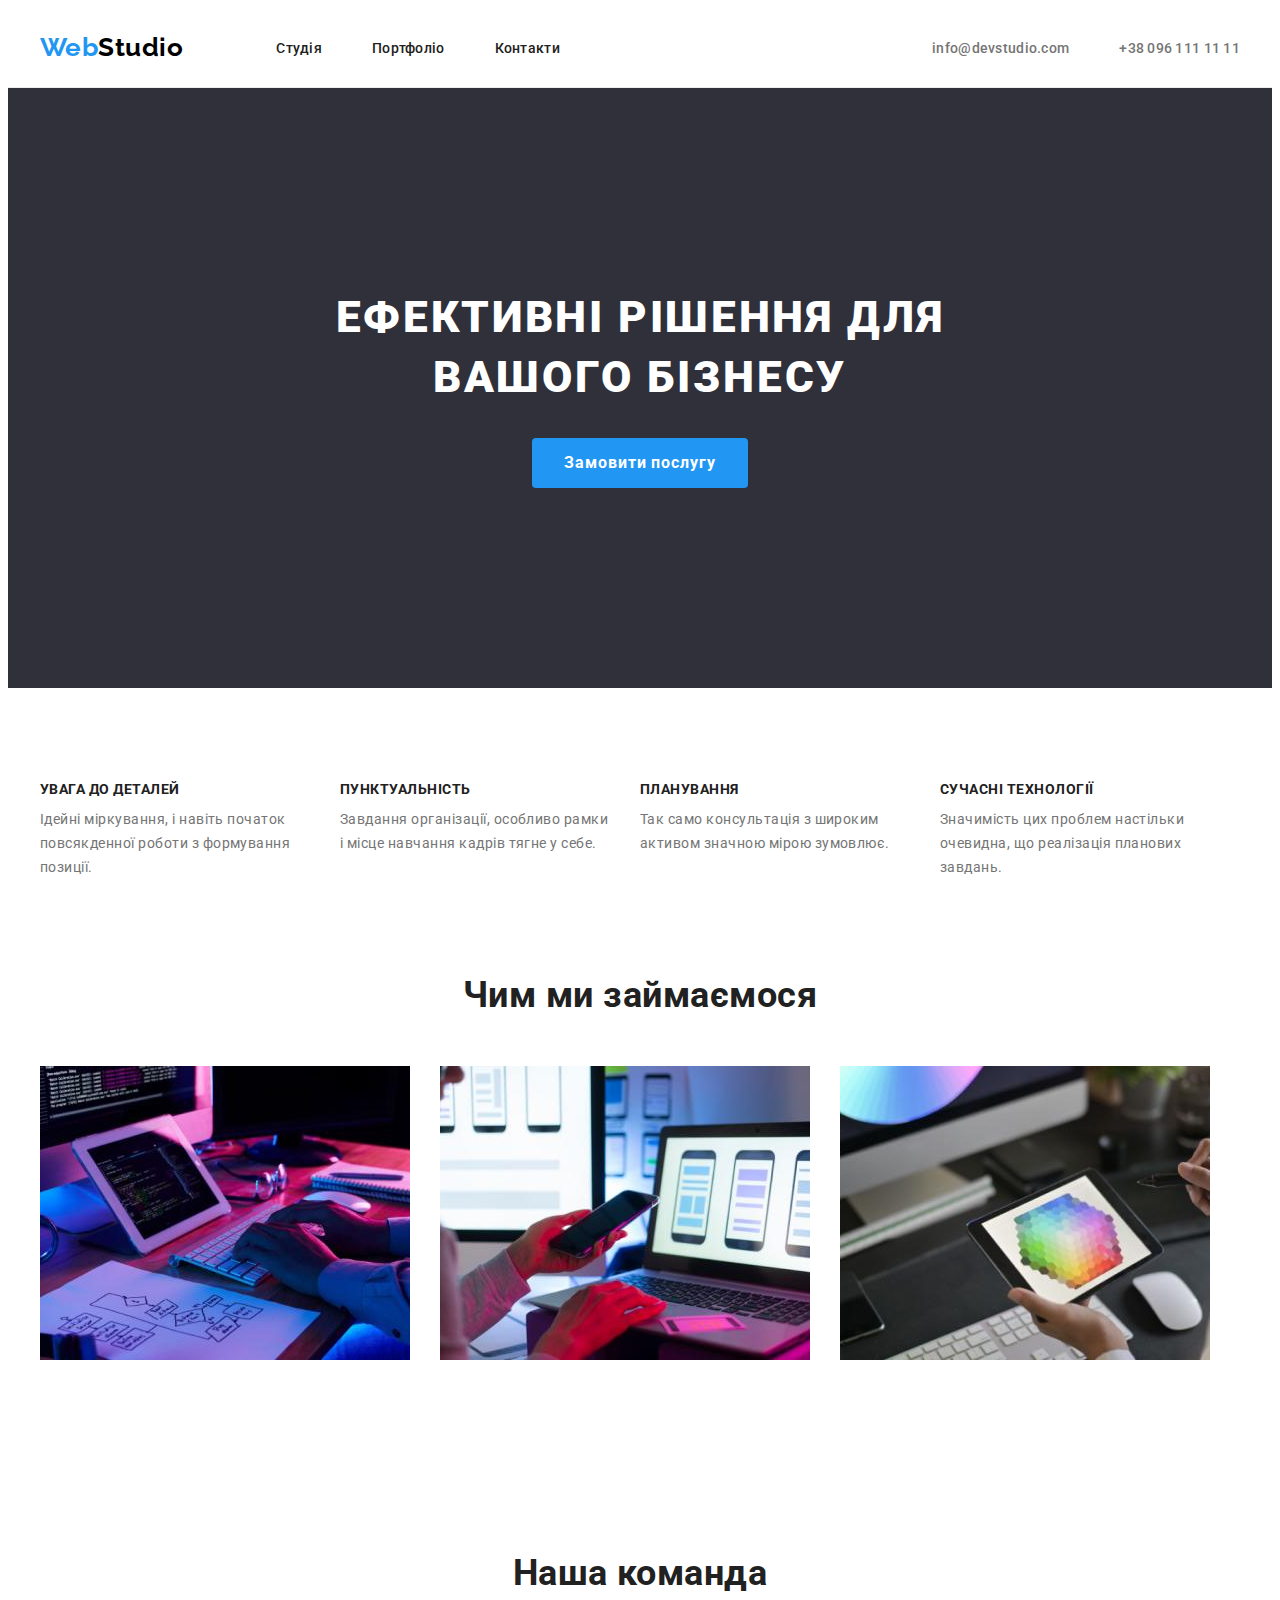
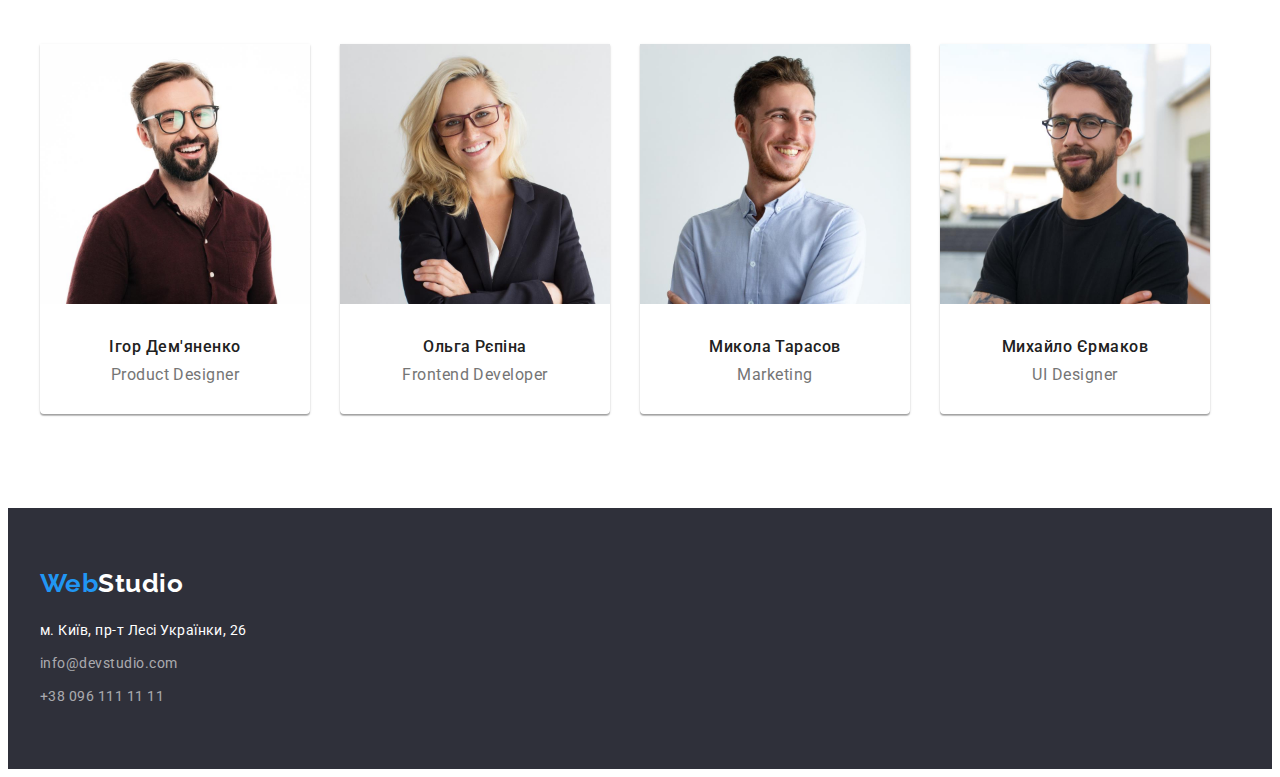
<file: index.html>
<!DOCTYPE html>
<html lang="en">
  <head>
    <meta charset="UTF-8" />
    <meta http-equiv="X-UA-Compatible" content="IE=edge" />
    <meta name="viewport" content="width=device-width, initial-scale=1.0" />
    <title>WebStudio</title>
    <link rel="preconnect" href="https://fonts.googleapis.com" />
    <link rel="preconnect" href="https://fonts.gstatic.com" crossorigin />
    <link
      href="https://fonts.googleapis.com/css2?family=Raleway:wght@700&family=Roboto:wght@400;500;700;900&display=swap"
      rel="stylesheet"
    />
    <link
      rel="stylesheet"
      href="https://cdnjs.cloudflare.com/ajax/libs/modern-normalize/1.1.0/modern-normalize.min.css"
      integrity="sha512-wpPYUAdjBVSE4KJnH1VR1HeZfpl1ub8YT/NKx4PuQ5NmX2tKuGu6U/JRp5y+Y8XG2tV+wKQpNHVUX03MfMFn9Q=="
      crossorigin="anonymous"
      referrerpolicy="no-referrer"
    />
    <link rel="stylesheet" href="./css/styles.css" />
  </head>

  <body>
    <header class="header">
      <div class="header-container container">
        <a href="index.html" class="logo"><span class="accent">Web</span>Studio</a>

        <nav class="nav">
          <ul class="nav-list list">
            <li class="item"><a href="./index.html" class="nav-link link">Студія</a></li>
            <li class="item">
              <a href="./portfolio.html" class="nav-link link">Портфоліо</a>
            </li>
            <li class="item"><a href="" class="nav-link link">Контакти</a></li>
          </ul>
        </nav>

        <ul class="contacts-header list">
          <li class="item">
            <a href="mailto:info@devstudio.com" class="header-email link">info@devstudio.com</a>
          </li>
          <li class="item">
            <a href="tel:+380961111111" class="header-tel link">+38 096 111 11 11</a>
          </li>
        </ul>
      </div>
    </header>
    <main>
      <!-- герой -->
      <section class="hero section">
        <div class="container">
          <h1 class="hero-title">Ефективні рішення для вашого бізнесу</h1>
          <button type="button" class="hero-button">Замовити послугу</button>
        </div>
      </section>
      <!-- преймущества -->
      <section class="benefits section">
        <ul class="benefits-list list container">
          <li class="item">
            <h3 class="benefits-title">увага до деталей</h3>
            <p class="benefits-text">
              Ідейні міркування, і навіть початок повсякденної роботи з формування позиції.
            </p>
          </li>
          <li class="item">
            <h3 class="benefits-title">пунктуальність</h3>
            <p class="benefits-text">
              Завдання організації, особливо рамки і місце навчання кадрів тягне у себе.
            </p>
          </li>
          <li class="item">
            <h3 class="benefits-title">планування</h3>
            <p class="benefits-text">
              Так само консультація з широким активом значною мірою зумовлює.
            </p>
          </li>
          <li class="item">
            <h3 class="benefits-title">сучасні технології</h3>
            <p class="benefits-text">
              Значимість цих проблем настільки очевидна, що реалізація планових завдань.
            </p>
          </li>
        </ul>
      </section>
      <!-- наша работа -->
      <section class="work section">
        <div class="container">
          <h2 class="work-title">Чим ми займаємося</h2>
          <ul class="work-list list">
            <li class="item"><img src="./img/1.jpg" alt="дизайн проекту" width="370" /></li>
            <li class="item">
              <img src="./img/2.jpg" alt="розробка додатків для мобільного пристрою" width="370" />
            </li>
            <li class="item"><img src="./img/3.jpg" alt="створення сайту" width="370" /></li>
          </ul>
        </div>
      </section>
      <!-- команда -->
      <section class="team section">
        <div class="team-container container">
          <h2 class="team-title">Наша команда</h2>
          <ul class="team-list list">
            <li class="item">
              <img class="foto-team" src="./img/Igor.jpg" alt="Product Designer" width="270" />
              <div class="team-text">
                <p class="text-name">Ігор Дем'яненко</p>
                <p class="team-speciality">Product Designer</p>
              </div>
            </li>
            <li class="item">
              <img class="foto-team" src="./img/Olga.jpg" alt="Frontend Developer" width="270" />
              <div class="team-text">
                <p class="text-name">Ольга Рєпіна</p>
                <p class="team-speciality">Frontend Developer</p>
              </div>
            </li>
            <li class="item">
              <img class="foto-team" src="./img/Mikola.jpg" alt="Marketing" width="270" />
              <div class="team-text">
                <p class="text-name">Микола Тарасов</p>
                <p class="team-speciality">Marketing</p>
              </div>
            </li>
            <li class="item">
              <img class="foto-team" src="./img/Mihail.jpg" alt="UI Designer" width="270" />
              <div class="team-text">
                <p class="text-name">Михайло Єрмаков</p>
                <p class="team-speciality">UI Designer</p>
              </div>
            </li>
          </ul>
        </div>
      </section>
    </main>

    <footer>
      <section class="footer container">
        <div class="footer-container">
          <p class="footer-logo"><span class="accent">Web</span>Studio</p>
          <address class="address">
            <ul class="address-list list">
              <li class="item">
                <p class="footer-address">м. Київ, пр-т Лесі Українки, 26</p>
              </li>
              <li class="item">
                <a href="mailto:info@devstudio.com" class="footer-email link">info@devstudio.com</a>
              </li>
              <li class="item">
                <a href="tel:+380961111111" class="footer-tel link">+38 096 111 11 11</a>
              </li>
            </ul>
          </address>
        </div>
      </section>
    </footer>
  </body>
</html>
</file>
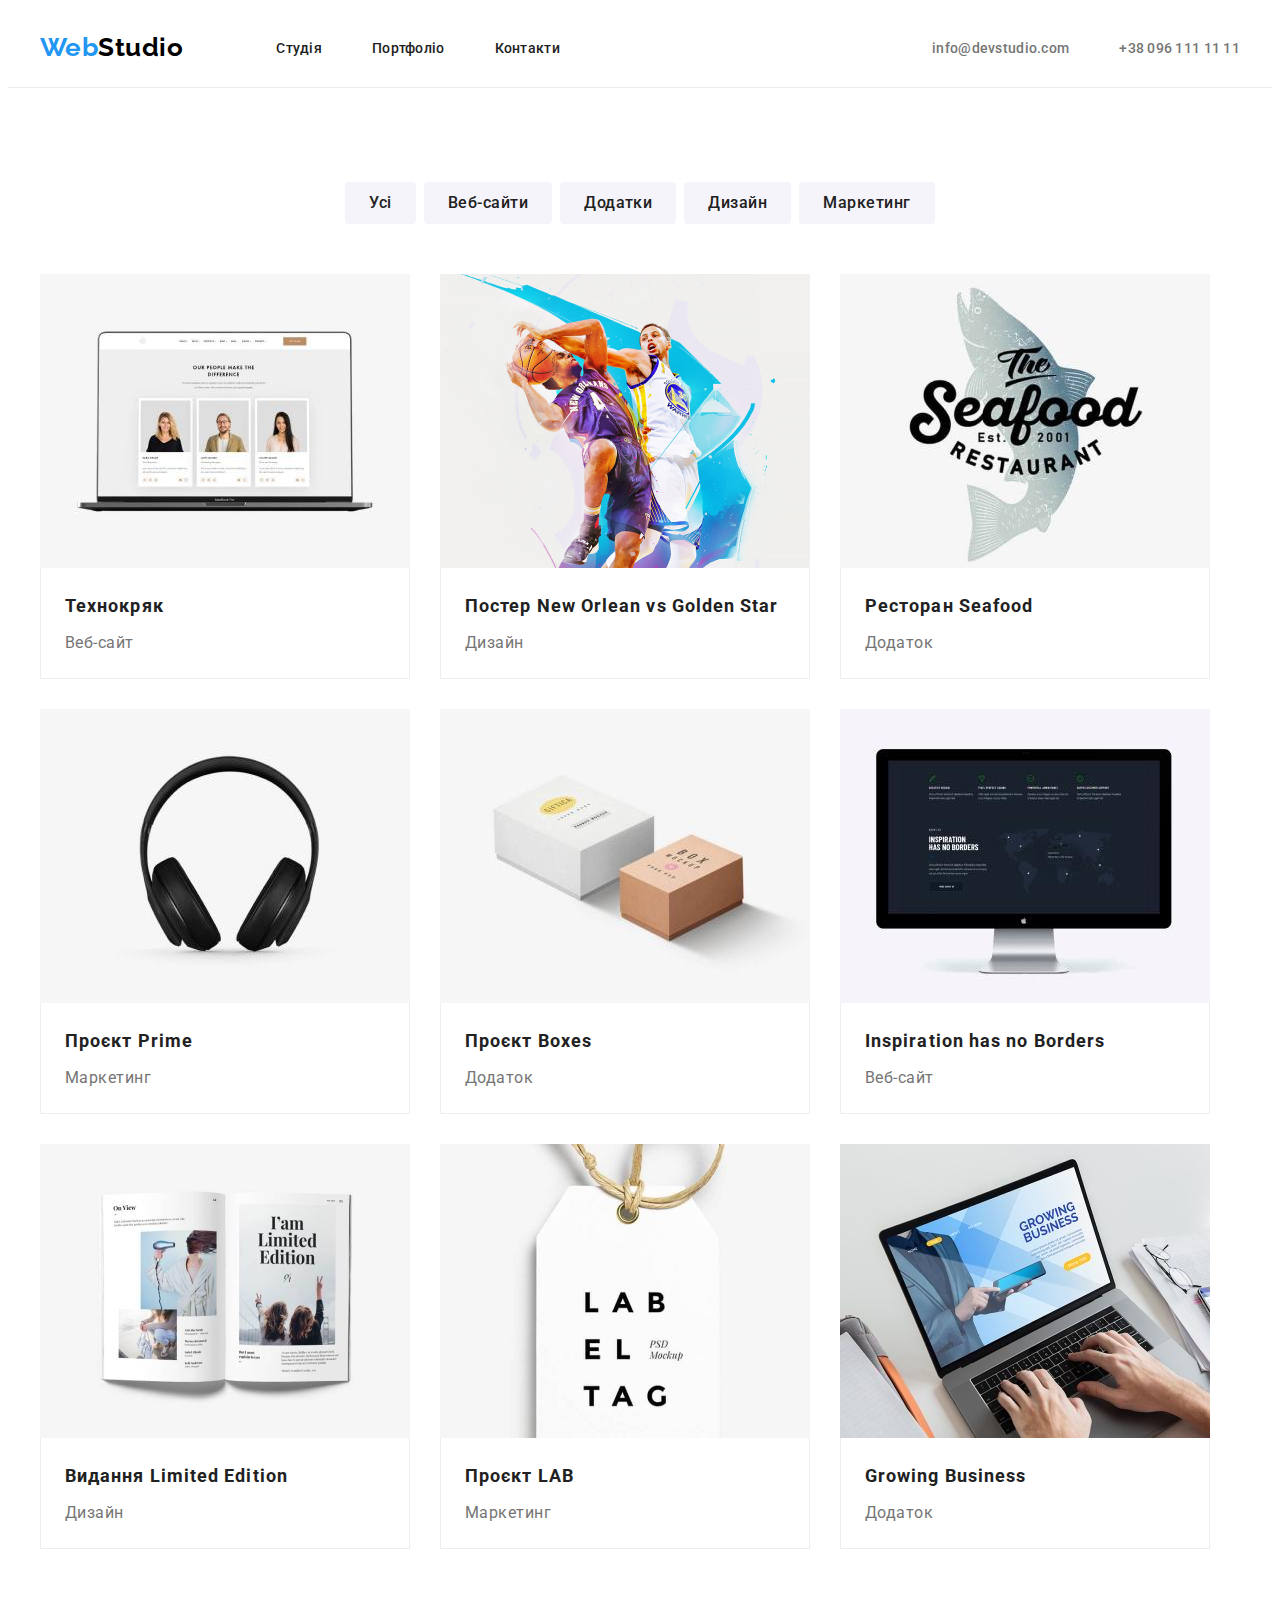
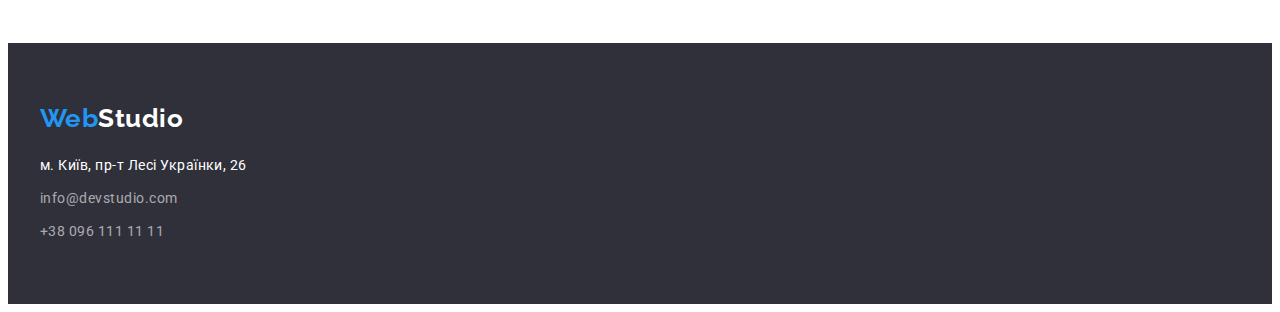
<file: portfolio.html>
<!DOCTYPE html>
<html lang="en">
  <head>
    <meta charset="UTF-8" />
    <meta http-equiv="X-UA-Compatible" content="IE=edge" />
    <meta name="viewport" content="width=device-width, initial-scale=1.0" />
    <title>WebStudio</title>
    <link rel="preconnect" href="https://fonts.googleapis.com" />
    <link rel="preconnect" href="https://fonts.gstatic.com" crossorigin />
    <link
      href="https://fonts.googleapis.com/css2?family=Raleway:wght@700&family=Roboto:wght@400;500;700;900&display=swap"
      rel="stylesheet"
    />
    <link
      rel="stylesheet"
      href="https://cdnjs.cloudflare.com/ajax/libs/modern-normalize/1.1.0/modern-normalize.min.css"
      integrity="sha512-wpPYUAdjBVSE4KJnH1VR1HeZfpl1ub8YT/NKx4PuQ5NmX2tKuGu6U/JRp5y+Y8XG2tV+wKQpNHVUX03MfMFn9Q=="
      crossorigin="anonymous"
      referrerpolicy="no-referrer"
    />
    <link rel="stylesheet" href="./css/styles.css" />
  </head>

  <body>
    <header class="header">
      <div class="header-container container">
        <a href="index.html" class="logo"><span class="accent">Web</span>Studio</a>

        <nav class="nav">
          <ul class="nav-list list">
            <li class="item"><a href="./index.html" class="nav-link link">Студія</a></li>
            <li class="item">
              <a href="./portfolio.html" class="nav-link link">Портфоліо</a>
            </li>
            <li class="item"><a href="" class="nav-link link">Контакти</a></li>
          </ul>
        </nav>

        <ul class="contacts-header list">
          <li class="item">
            <a href="mailto:info@devstudio.com" class="header-email link">info@devstudio.com</a>
          </li>
          <li class="item">
            <a href="tel:+380961111111" class="header-tel link">+38 096 111 11 11</a>
          </li>
        </ul>
      </div>
    </header>

    <main>
      <section class="project section">
        <div class="container">
          <ul class="filter-list list">
            <li class="item"><button type="button" class="filter-button">Усі</button></li>
            <li class="item"><button type="button" class="filter-button">Веб-сайти</button></li>
            <li class="item"><button type="button" class="filter-button">Додатки</button></li>
            <li class="item"><button type="button" class="filter-button">Дизайн</button></li>
            <li class="item"><button type="button" class="filter-button">Маркетинг</button></li>
          </ul>

          <ul class="project-list list">
            <li class="item">
              <img class="project-foto" src="./img/portfolio-work9.jpg" alt="staff" width="370" />
              <div class="text">
                <h2 class="project-title">Технокряк</h2>
                <p class="project-text">Веб-сайт</p>
              </div>
            </li>
            <li class="item">
              <img
                class="project-foto"
                src="./img/portfolio-work8.jpg"
                alt="New Orlean vs Golden Star poster"
                width="370"
              />
              <div class="text">
                <h2 class="project-title">Постер New Orlean vs Golden Star</h2>
                <p class="project-text">Дизайн</p>
              </div>
            </li>
            <li class="item">
              <img
                class="project-foto"
                src="./img/portfolio-work7.jpg"
                alt="seafood restaurant logo"
                width="370"
              />
              <div class="text">
                <h2 class="project-title">Ресторан Seafood</h2>
                <p class="project-text">Додаток</p>
              </div>
            </li>
            <li class="item">
              <img
                class="project-foto"
                src="./img/portfolio-work6.jpg"
                alt="headphones"
                width="370"
              />
              <div class="text">
                <h2 class="project-title">Проєкт Prime</h2>
                <p class="project-text">Маркетинг</p>
              </div>
            </li>
            <li class="item">
              <img
                class="project-foto"
                src="./img/portfolio-work5.jpg"
                alt="two boxes"
                width="370"
              />
              <div class="text">
                <h2 class="project-title">Проєкт Boxes</h2>
                <p class="project-text">Додаток</p>
              </div>
            </li>
            <li class="item">
              <img
                class="project-foto"
                src="./img/portfolio-work4.jpg"
                alt="computer screen"
                width="370"
              />
              <div class="text">
                <h2 class="project-title">Inspiration has no Borders</h2>
                <p class="project-text">Веб-сайт</p>
              </div>
            </li>
            <li class="item">
              <img
                class="project-foto"
                src="./img/portfolio-work3.jpg"
                alt="open magazine"
                width="370"
              />
              <div class="text">
                <h2 class="project-title">Видання Limited Edition</h2>
                <p class="project-text">Дизайн</p>
              </div>
            </li>
            <li class="item">
              <img
                class="project-foto"
                src="./img/portfolio-work2.jpg"
                alt="tag with the inscription"
                width="370"
              />
              <div class="text">
                <h2 class="project-title">Проєкт LAB</h2>
                <p class="project-text">Маркетинг</p>
              </div>
            </li>
            <li class="item">
              <img
                class="project-foto"
                src="./img/portfolio-work1.jpg"
                alt="man working on a computer"
                width="370"
              />
              <div class="text">
                <h2 class="project-title">Growing Business</h2>
                <p class="project-text">Додаток</p>
              </div>
            </li>
          </ul>
        </div>
      </section>
    </main>

    <footer>
      <section class="footer container">
        <div class="footer-container">
          <p class="footer-logo"><span class="accent">Web</span>Studio</p>
          <address class="address">
            <ul class="address-list list">
              <li class="item">
                <p class="footer-address">м. Київ, пр-т Лесі Українки, 26</p>
              </li>
              <li class="item">
                <a href="mailto:info@devstudio.com" class="footer-email link">info@devstudio.com</a>
              </li>
              <li class="item">
                <a href="tel:+380961111111" class="footer-tel link">+38 096 111 11 11</a>
              </li>
            </ul>
          </address>
        </div>
      </section>
    </footer>
  </body>
</html>
</file>
<file: css/styles.css>
:root {
  --primary-text-color: #757575;
  --title-text-color: #212121;
  --accent-color: #2196f3;
  --white-color: #ffffff;
}

body {
  color: var(--primary-text-color);
  font-family: 'Roboto', sans-serif;
  letter-spacing: 0.03em;
}

.list {
  list-style: none;
  margin: 0;
  padding: 0;
}

.link {
  text-decoration: none;
}

.container {
  margin-left: auto;
  margin-right: auto;
  width: 1200px;
  padding-left: 15px;
  padding-right: 15px;
}

.section {
  padding-top: 94px;
  padding-bottom: 94px;
}

.nav,
.nav-list,
.contacts-header,
.header-container {
  display: flex;
}

.header {
  border-bottom: 1px solid #ececec;
}

.header-container {
  align-items: center;
}

.nav {
  margin-left: 93px;
}

.nav-list .item {
  margin-right: 50px;
}

.nav-list .item:last-child {
  margin-right: 0;
}

.contacts-header .item + .item {
  margin-left: 50px;
}

.logo {
  padding-top: 24px;
  padding-bottom: 24px;
  font-family: 'Raleway', sans-serif;
  font-weight: 700;
  font-size: 26px;
  line-height: 1.2;
  color: #000000;
  text-decoration: none;
}

.accent {
  color: var(--accent-color);
}

.nav-link {
  padding-top: 24px;
  padding-bottom: 24px;

  color: var(--title-text-color);
  font-weight: 500;
  font-size: 14px;
  line-height: 1.14;
  letter-spacing: 0.02em;
}

.link:hover,
.link:focus {
  color: var(--accent-color);
}

.contacts-header {
  margin-left: auto;
}

.header-email {
  padding-top: 24px;
  padding-bottom: 24px;

  color: var(--primary-text-color);
  font-weight: 500;
  font-size: 14px;
  line-height: 1.14;
  letter-spacing: 0.02em;
}

.header-tel {
  padding-top: 24px;
  padding-bottom: 24px;

  color: var(--primary-text-color);
  font-weight: 500;
  font-size: 14px;
  line-height: 1.14;
  letter-spacing: 0.02em;
}

.header-tel:hover,
.header-tel:focus {
  color: var(--accent-color);
}

.hero {
  text-align: center;
  background-color: #2f303a;
  padding-top: 200px;
  padding-bottom: 200px;
}

.hero-title {
  margin-top: 0;
  margin-bottom: 30px;
  margin-right: auto;
  margin-left: auto;
  width: 696px;

  font-weight: 900;
  font-size: 44px;
  line-height: 1.36;
  text-transform: uppercase;
  color: var(--white-color);
  letter-spacing: 0.06em;
}

.hero-button {
  padding: 10px 32px;
  border-width: 0;
  border-radius: 4px;
  min-width: 216px;

  font-family: 'Roboto', sans-serif;
  font-size: 16px;
  font-weight: 700;
  line-height: 1.9;
  cursor: pointer;
  background-color: var(--accent-color);
  color: var(--white-color);
  letter-spacing: 0.06em;
}

.benefits {
  padding-bottom: 0;
}

.benefits-list {
  display: flex;
}

.benefits-list .item {
  width: 270px;
}

.benefits-list .item + .item {
  margin-left: 30px;
}

.benefits-title {
  margin-top: 0;
  margin-bottom: 10px;

  color: var(--title-text-color);
  font-size: 14px;
  line-height: 1.14;
  text-transform: uppercase;
}

.benefits-text {
  margin: 0;

  font-size: 14px;
  line-height: 1.71;
}

.work-list {
  display: flex;
}

.work-title {
  margin-top: 0;
  margin-bottom: 50px;

  color: var(--title-text-color);
  font-size: 36px;
  line-height: 1.17;
  text-align: center;
}

.work-list .item + .item {
  margin-left: 30px;
}

.team-title {
  margin-top: 0;
  margin-bottom: 50px;

  color: var(--title-text-color);
  font-size: 36px;
  line-height: 1.17;
  text-align: center;
}

.team-list {
  display: flex;
}

.team-list .item + .item {
  margin-left: 30px;
}

.team-list .item {
  box-shadow: 0px 1px 3px rgba(0, 0, 0, 0.12), 0px 1px 1px rgba(0, 0, 0, 0.14),
    0px 2px 1px rgba(0, 0, 0, 0.2);
  border-radius: 0px 0px 4px 4px;
}

.team-text {
  padding-top: 30px;
  padding-bottom: 30px;
}

.text-name {
  margin-top: 0;
  margin-bottom: 10px;

  color: var(--title-text-color);
  font-weight: 500;
  font-size: 16px;
  line-height: 1.12;
  text-align: center;
}

.team-speciality {
  margin: 0;

  font-size: 16px;
  line-height: 1.12;
  text-align: center;
}

.filter-list {
  display: flex;
  justify-content: center;
  margin-bottom: 50px;
}

.filter-list .item + .item {
  margin-left: 8px;
}

.filter-button {
  border-radius: 4px;
  border-color: transparent;
  padding: 6px 22px;

  font-family: 'Roboto', sans-serif;
  font-weight: 500;
  font-size: 16px;
  line-height: 1.63;
  cursor: pointer;
  letter-spacing: 0.03em;
  color: var(--title-text-color);
  background-color: #f5f4fa;
}

.filter-button:hover,
.filter-button:focus {
  color: var(--white-color);
  background-color: var(--accent-color);
}

.project-list {
  display: flex;
  flex-wrap: wrap;
}

.project-list .item {
  width: 370px;
  margin-bottom: 30px;
}

.project-list .item:not(:nth-child(3n)) {
  margin-right: 30px;
}

.project-list .item:nth-last-child(-n + 3) {
  margin-bottom: 0px;
}

.project-foto {
  display: block;
}

.project-list .item .text {
  padding-left: 24px;
  padding-top: 20px;
  padding-bottom: 20px;

  border-left: solid 1px #eeeeee;
  border-bottom: solid 1px #eeeeee;
  border-right: solid 1px #eeeeee;
}

.project-title {
  margin-top: 0;
  margin-bottom: 4px;

  font-size: 18px;
  line-height: 2;
  letter-spacing: 0.06em;
  color: var(--title-text-color);
}

.project-text {
  margin: 0;

  font-size: 16px;
  line-height: 1.87;
}

footer {
  background-color: #2f303a;
  padding-top: 60px;
  padding-bottom: 60px;
}

.footer-logo {
  margin-top: 0;
  margin-bottom: 20px;

  text-decoration: none;
  font-family: 'Raleway', sans-serif;
  font-weight: 700;
  font-size: 26px;
  line-height: 1.2;
  color: var(--white-color);
}

.address {
  font-style: normal;
}

.address-list .item + .item {
  margin-top: 9px;
}

.footer-address {
  margin: 0;

  font-size: 14px;
  line-height: 1.7;
  color: var(--white-color);
}

.footer-email,
.footer-tel {
  font-size: 14px;
  line-height: 1.7;
  color: rgba(255, 255, 255, 0.6);
}
</file>
